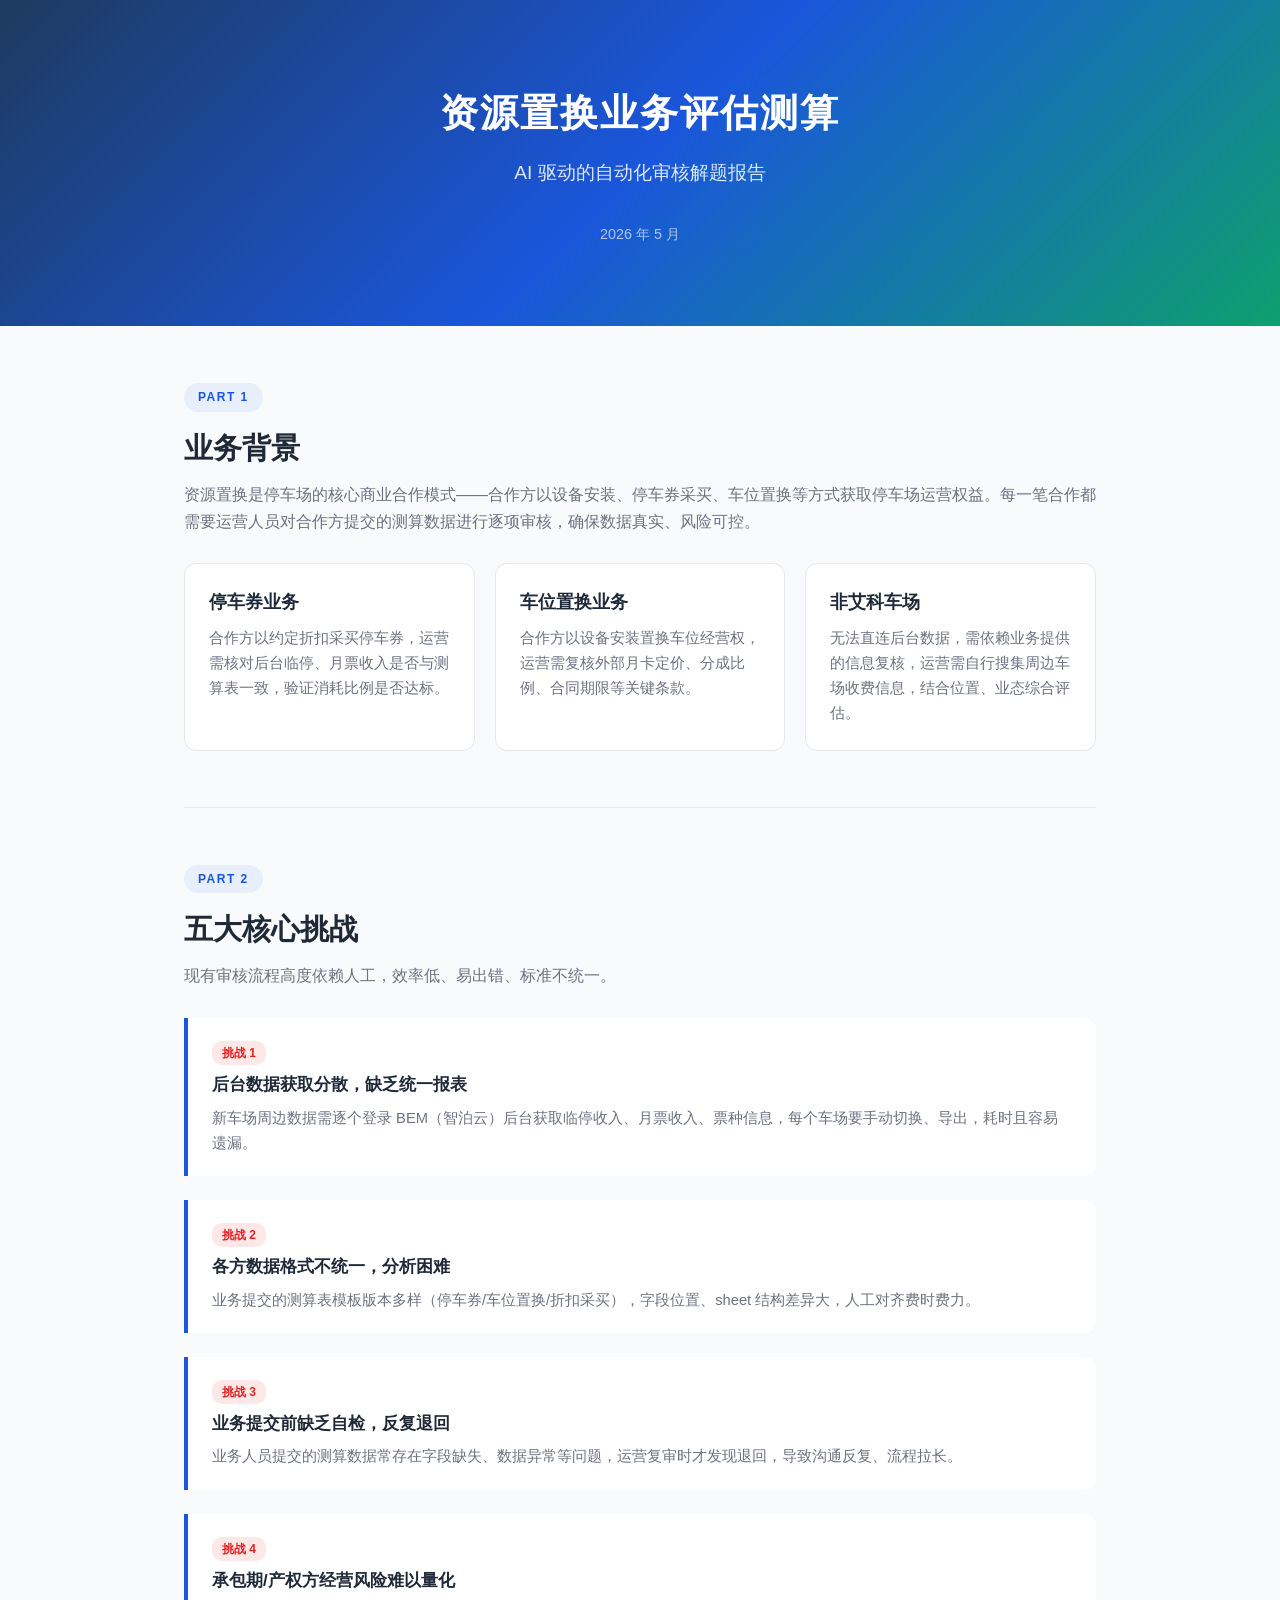
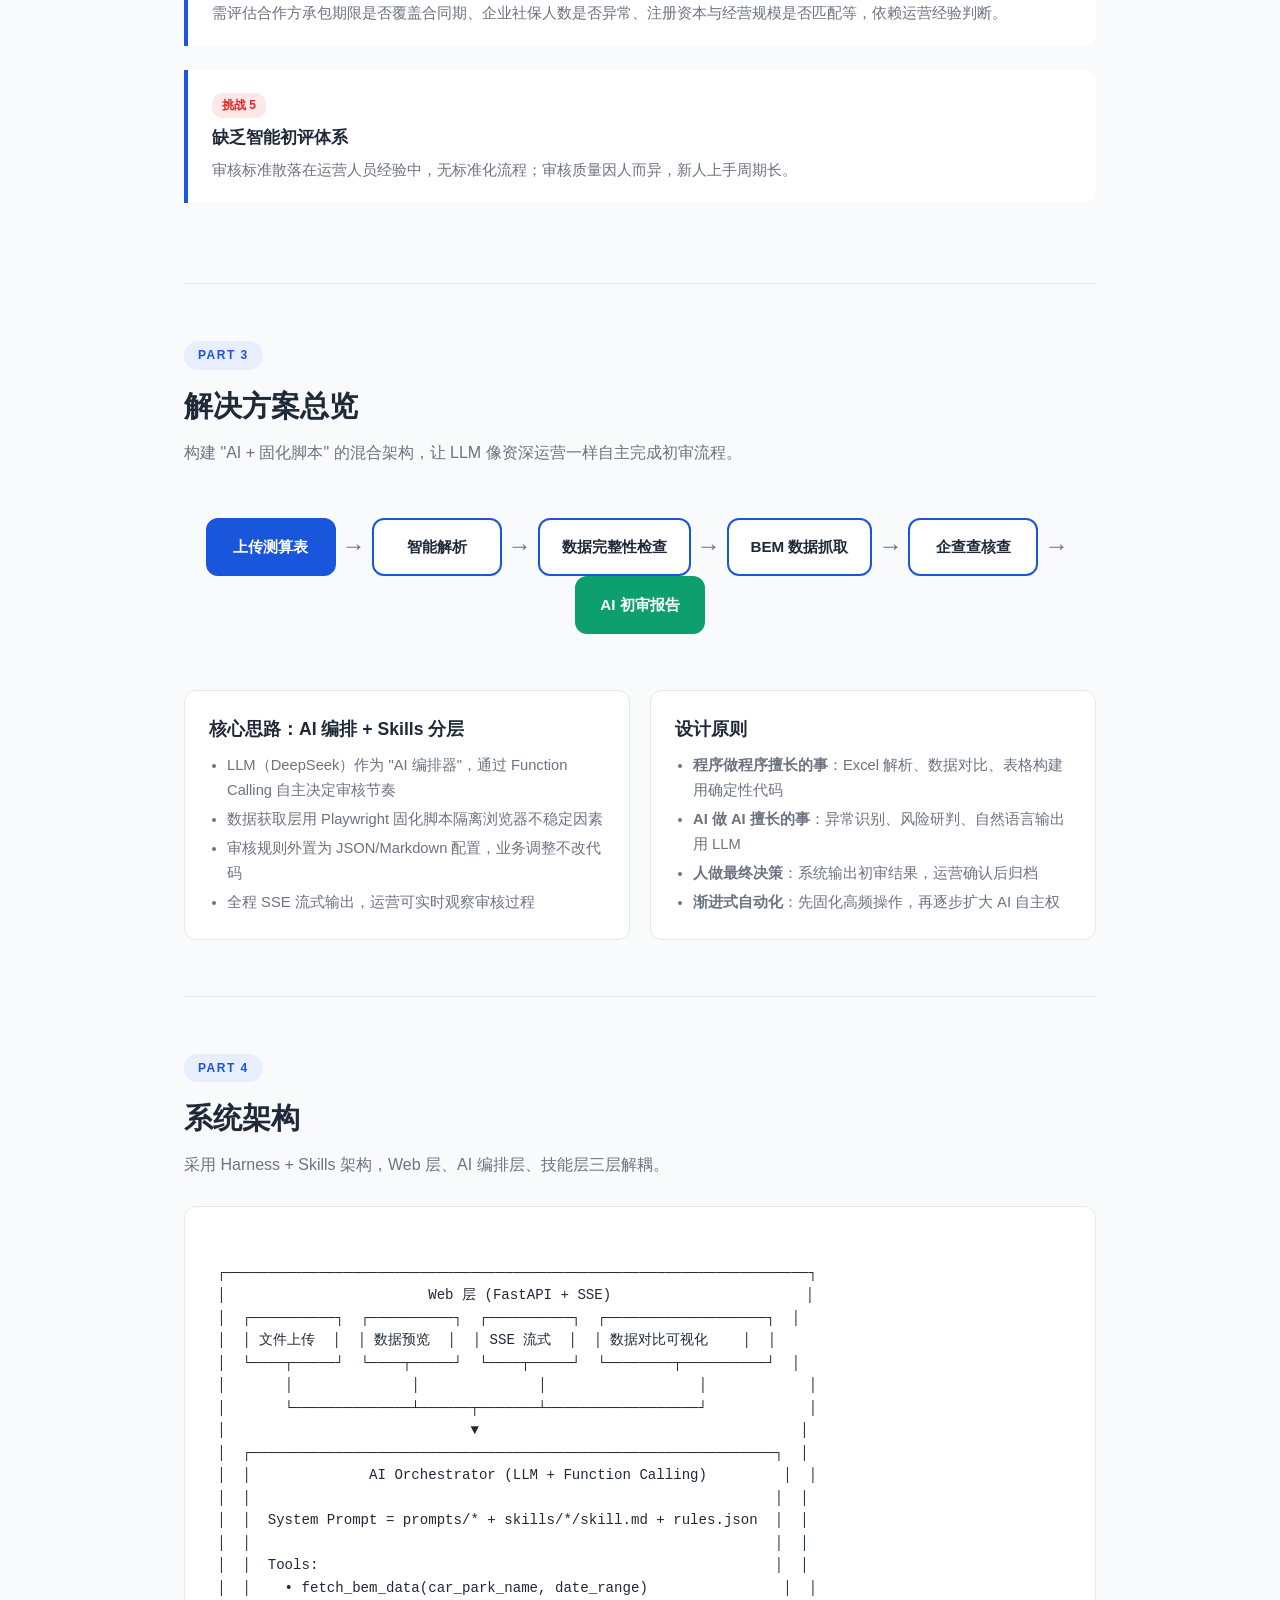
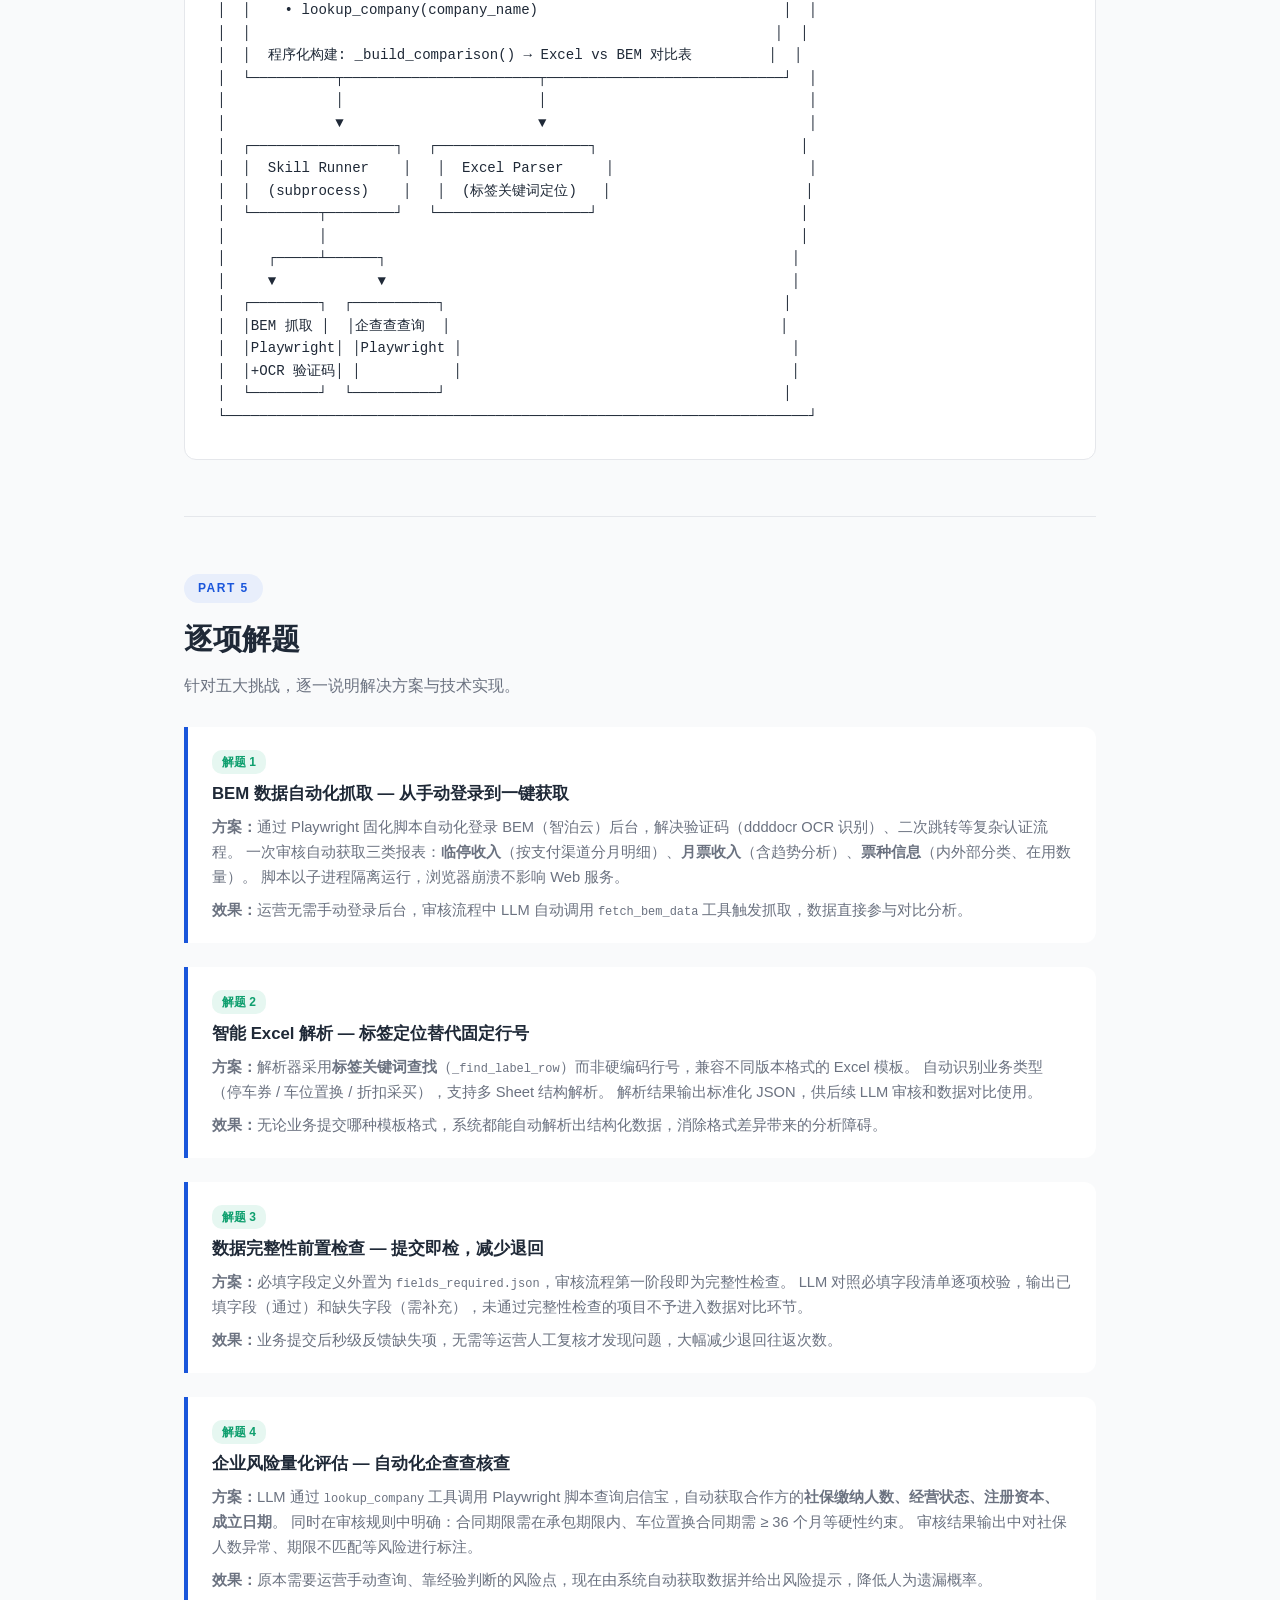
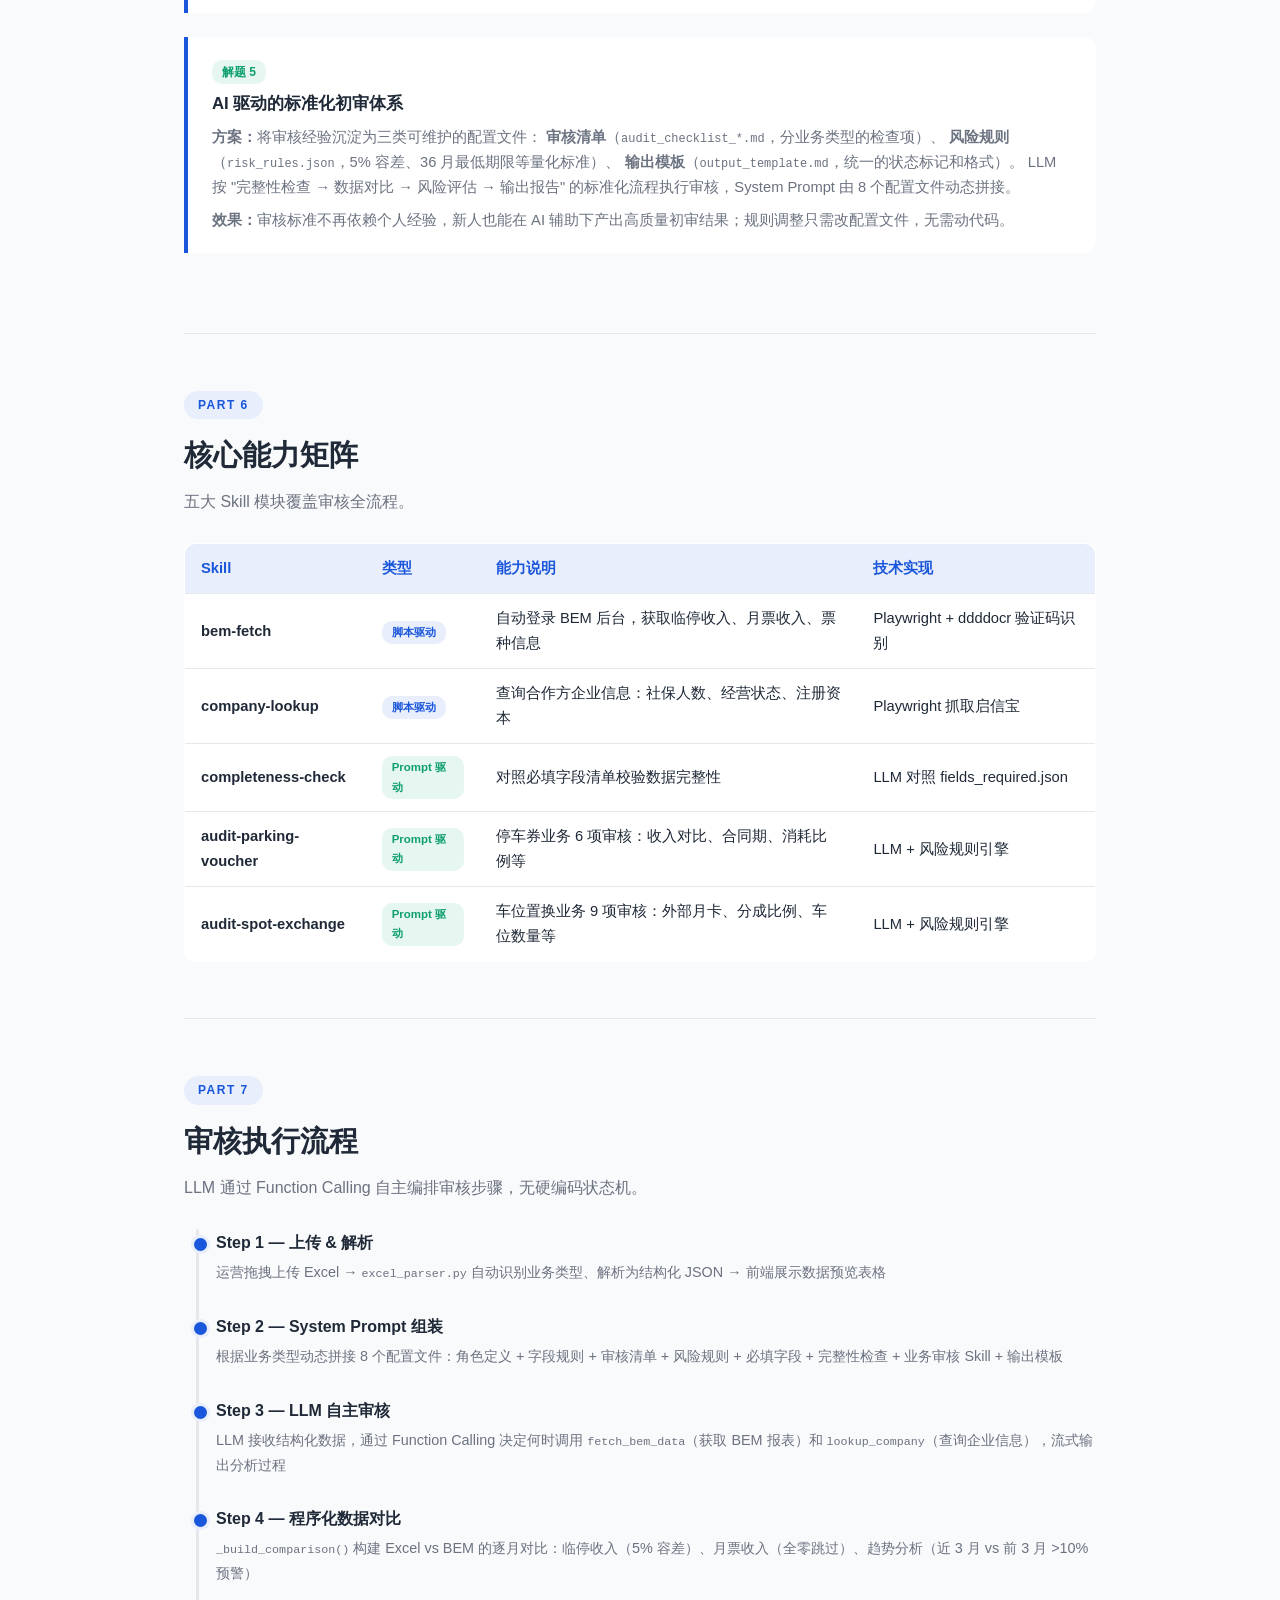
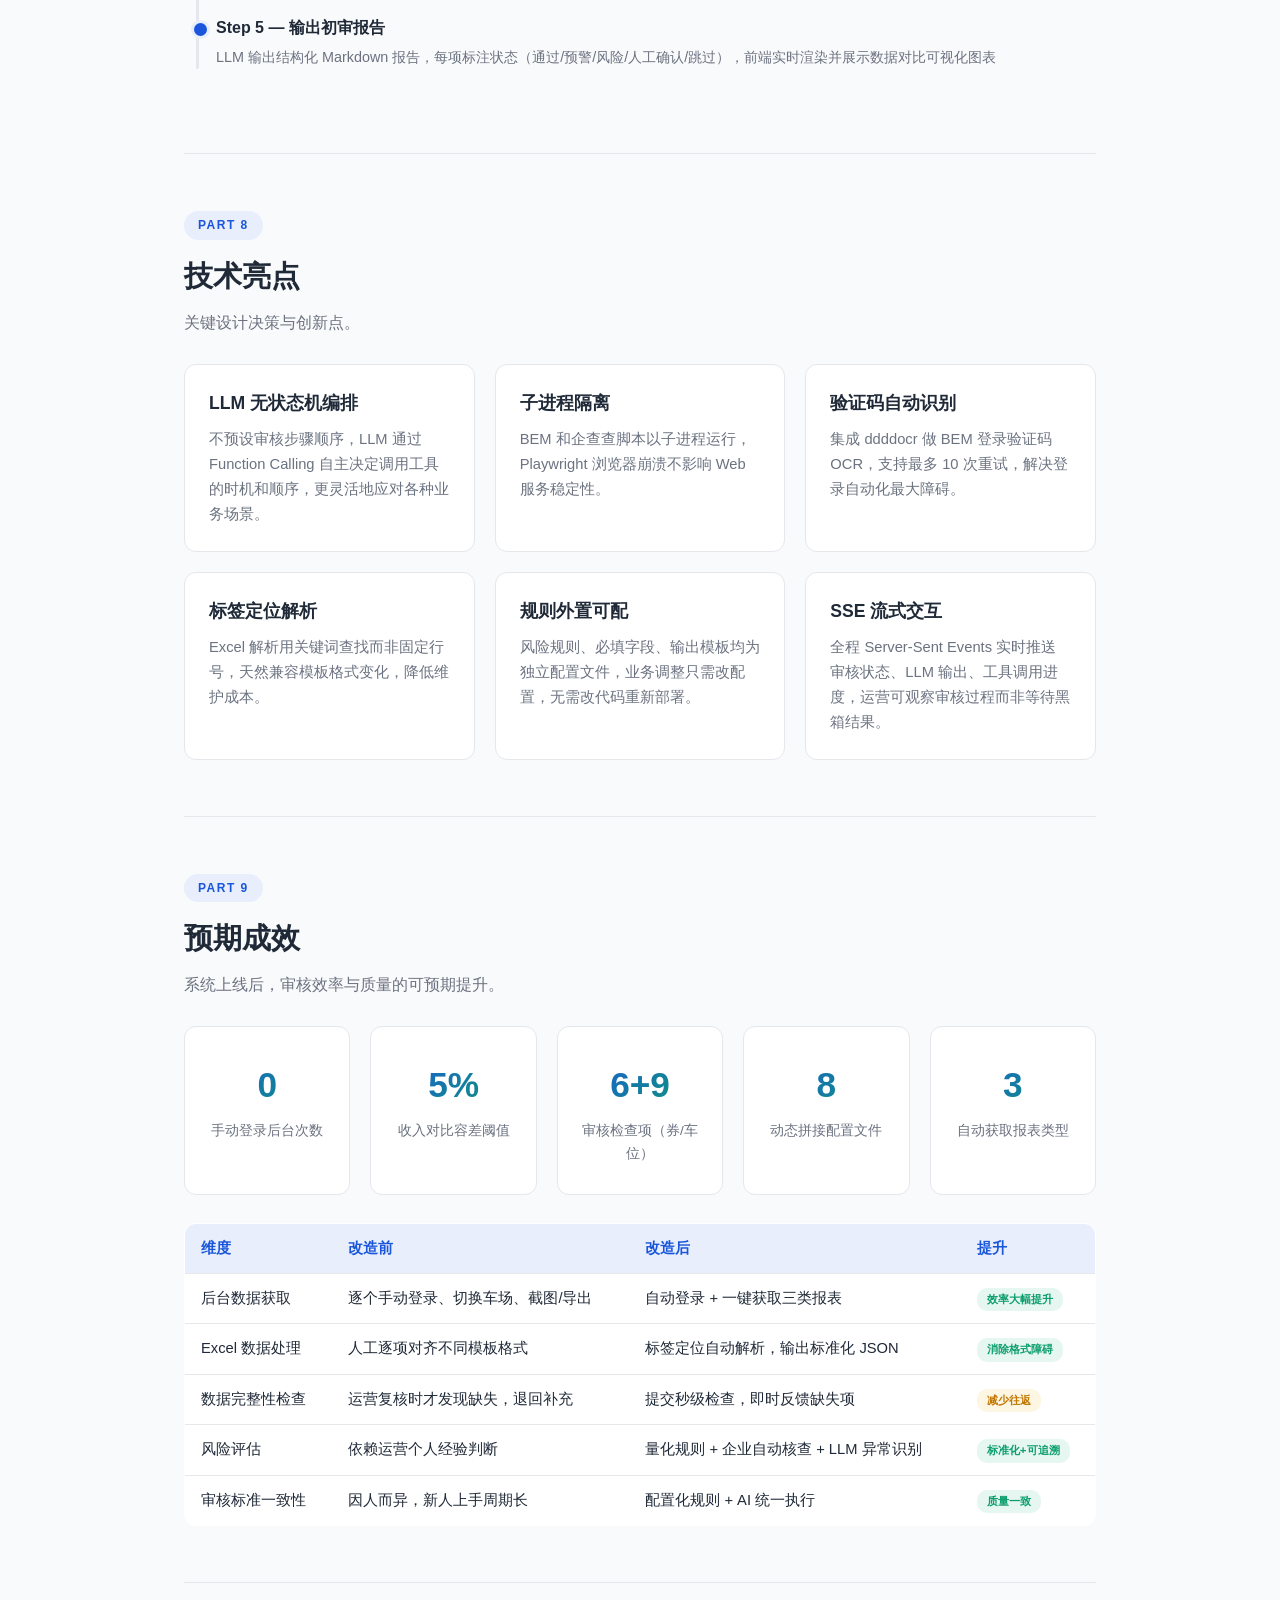
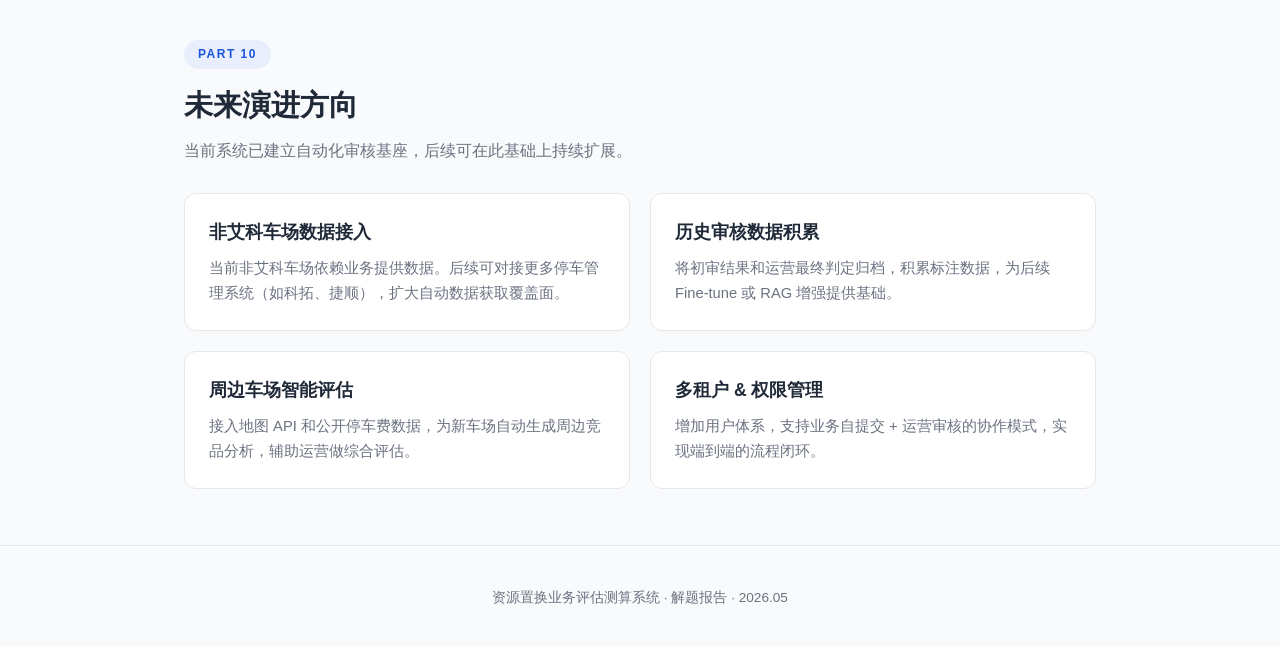
<file: doc/solution_report.html>
<!DOCTYPE html>
<html lang="zh-CN">
<head>
<meta charset="UTF-8">
<meta name="viewport" content="width=device-width, initial-scale=1.0">
<title>资源置换业务评估测算 — 解题报告</title>
<style>
  :root {
    --primary: #1a56db;
    --primary-light: #e8eefb;
    --accent: #0e9f6e;
    --accent-light: #e6f7f1;
    --warn: #c27803;
    --warn-light: #fdf6e3;
    --danger: #e02424;
    --text: #1f2937;
    --text-secondary: #6b7280;
    --border: #e5e7eb;
    --bg: #f9fafb;
    --card: #ffffff;
    --radius: 12px;
  }
  * { margin: 0; padding: 0; box-sizing: border-box; }
  body {
    font-family: -apple-system, BlinkMacSystemFont, "Segoe UI", "PingFang SC", "Hiragino Sans GB", "Microsoft YaHei", sans-serif;
    color: var(--text);
    background: var(--bg);
    line-height: 1.7;
  }

  /* ---- Cover ---- */
  .cover {
    background: linear-gradient(135deg, #1e3a5f 0%, #1a56db 50%, #0e9f6e 100%);
    color: #fff;
    padding: 80px 40px;
    text-align: center;
  }
  .cover h1 { font-size: 2.4em; font-weight: 700; letter-spacing: 2px; }
  .cover .subtitle { font-size: 1.2em; opacity: .85; margin-top: 12px; }
  .cover .meta { font-size: .9em; opacity: .65; margin-top: 32px; }

  /* ---- Container ---- */
  .container { max-width: 960px; margin: 0 auto; padding: 0 24px; }

  /* ---- Section ---- */
  .section { padding: 56px 0; }
  .section + .section { border-top: 1px solid var(--border); }
  .section-label {
    display: inline-block;
    font-size: .75em;
    font-weight: 600;
    text-transform: uppercase;
    letter-spacing: 1.5px;
    color: var(--primary);
    background: var(--primary-light);
    padding: 4px 14px;
    border-radius: 20px;
    margin-bottom: 12px;
  }
  .section h2 { font-size: 1.8em; margin-bottom: 8px; }
  .section .desc { color: var(--text-secondary); margin-bottom: 28px; }

  /* ---- Cards ---- */
  .card-grid { display: grid; gap: 20px; }
  .grid-2 { grid-template-columns: repeat(auto-fit, minmax(380px, 1fr)); }
  .grid-3 { grid-template-columns: repeat(auto-fit, minmax(270px, 1fr)); }
  .grid-5 { grid-template-columns: repeat(auto-fit, minmax(160px, 1fr)); }
  .card {
    background: var(--card);
    border: 1px solid var(--border);
    border-radius: var(--radius);
    padding: 24px;
    transition: box-shadow .2s;
  }
  .card:hover { box-shadow: 0 4px 20px rgba(0,0,0,.07); }
  .card h3 { font-size: 1.1em; margin-bottom: 8px; }
  .card p, .card li { font-size: .92em; color: var(--text-secondary); }
  .card ul { padding-left: 18px; margin-top: 6px; }
  .card ul li + li { margin-top: 4px; }

  /* ---- Stat card ---- */
  .stat-card {
    text-align: center;
    padding: 28px 16px;
  }
  .stat-card .num {
    font-size: 2.2em;
    font-weight: 700;
    background: linear-gradient(135deg, var(--primary), var(--accent));
    -webkit-background-clip: text;
    -webkit-text-fill-color: transparent;
  }
  .stat-card .label { font-size: .85em; color: var(--text-secondary); margin-top: 4px; }

  /* ---- Flow chart (CSS only) ---- */
  .flow {
    display: flex;
    align-items: center;
    justify-content: center;
    gap: 0;
    flex-wrap: wrap;
    padding: 24px 0;
  }
  .flow-node {
    background: var(--card);
    border: 2px solid var(--primary);
    border-radius: var(--radius);
    padding: 14px 22px;
    text-align: center;
    font-weight: 600;
    font-size: .95em;
    min-width: 130px;
  }
  .flow-node.highlight {
    background: var(--primary);
    color: #fff;
  }
  .flow-node.accent {
    border-color: var(--accent);
  }
  .flow-node.accent.highlight {
    background: var(--accent);
    color: #fff;
  }
  .flow-arrow {
    font-size: 1.5em;
    color: var(--text-secondary);
    margin: 0 6px;
  }

  /* ---- Architecture diagram ---- */
  .arch-box {
    background: var(--card);
    border: 1px solid var(--border);
    border-radius: var(--radius);
    padding: 32px;
    font-family: "SF Mono", "Fira Code", "Consolas", monospace;
    font-size: .88em;
    line-height: 1.6;
    overflow-x: auto;
    white-space: pre;
  }

  /* ---- Challenge / Solution pairs ---- */
  .problem-solution {
    border-left: 4px solid var(--primary);
    padding: 20px 24px;
    background: var(--card);
    border-radius: 0 var(--radius) var(--radius) 0;
    margin-bottom: 24px;
  }
  .problem-solution .tag {
    font-size: .75em;
    font-weight: 600;
    padding: 2px 10px;
    border-radius: 10px;
    display: inline-block;
    margin-bottom: 6px;
  }
  .tag-challenge { background: #fde8e8; color: var(--danger); }
  .tag-solution { background: var(--accent-light); color: var(--accent); }
  .problem-solution h3 { font-size: 1.05em; margin-bottom: 6px; }
  .problem-solution p { font-size: .92em; color: var(--text-secondary); }

  /* ---- Table ---- */
  .styled-table {
    width: 100%;
    border-collapse: collapse;
    font-size: .92em;
    background: var(--card);
    border-radius: var(--radius);
    overflow: hidden;
    border: 1px solid var(--border);
  }
  .styled-table thead { background: var(--primary-light); }
  .styled-table th {
    text-align: left;
    padding: 12px 16px;
    font-weight: 600;
    color: var(--primary);
  }
  .styled-table td {
    padding: 12px 16px;
    border-top: 1px solid var(--border);
  }
  .styled-table tbody tr:hover { background: #f3f4f6; }
  .badge {
    display: inline-block;
    font-size: .78em;
    font-weight: 600;
    padding: 2px 10px;
    border-radius: 10px;
  }
  .badge-blue { background: var(--primary-light); color: var(--primary); }
  .badge-green { background: var(--accent-light); color: var(--accent); }
  .badge-orange { background: var(--warn-light); color: var(--warn); }

  /* ---- Timeline ---- */
  .timeline { position: relative; padding-left: 32px; }
  .timeline::before {
    content: '';
    position: absolute;
    left: 12px; top: 0; bottom: 0;
    width: 3px;
    background: var(--border);
    border-radius: 3px;
  }
  .timeline-item { position: relative; margin-bottom: 28px; }
  .timeline-item::before {
    content: '';
    position: absolute;
    left: -25px; top: 6px;
    width: 13px; height: 13px;
    border-radius: 50%;
    background: var(--primary);
    border: 3px solid var(--primary-light);
  }
  .timeline-item h4 { font-size: 1em; }
  .timeline-item p { font-size: .9em; color: var(--text-secondary); margin-top: 4px; }

  /* ---- Footer ---- */
  .footer {
    text-align: center;
    padding: 40px;
    color: var(--text-secondary);
    font-size: .85em;
    border-top: 1px solid var(--border);
  }
</style>
</head>
<body>

<!-- ==================== COVER ==================== -->
<div class="cover">
  <h1>资源置换业务评估测算</h1>
  <div class="subtitle">AI 驱动的自动化审核解题报告</div>
  <div class="meta">2026 年 5 月</div>
</div>

<div class="container">

<!-- ==================== 1. 背景 ==================== -->
<div class="section">
  <div class="section-label">Part 1</div>
  <h2>业务背景</h2>
  <p class="desc">资源置换是停车场的核心商业合作模式——合作方以设备安装、停车券采买、车位置换等方式获取停车场运营权益。每一笔合作都需要运营人员对合作方提交的测算数据进行逐项审核，确保数据真实、风险可控。</p>

  <div class="card-grid grid-3" style="margin-top:20px">
    <div class="card">
      <h3>停车券业务</h3>
      <p>合作方以约定折扣采买停车券，运营需核对后台临停、月票收入是否与测算表一致，验证消耗比例是否达标。</p>
    </div>
    <div class="card">
      <h3>车位置换业务</h3>
      <p>合作方以设备安装置换车位经营权，运营需复核外部月卡定价、分成比例、合同期限等关键条款。</p>
    </div>
    <div class="card">
      <h3>非艾科车场</h3>
      <p>无法直连后台数据，需依赖业务提供的信息复核，运营需自行搜集周边车场收费信息，结合位置、业态综合评估。</p>
    </div>
  </div>
</div>

<!-- ==================== 2. 挑战 ==================== -->
<div class="section">
  <div class="section-label">Part 2</div>
  <h2>五大核心挑战</h2>
  <p class="desc">现有审核流程高度依赖人工，效率低、易出错、标准不统一。</p>

  <div style="margin-top:20px">
    <div class="problem-solution">
      <span class="tag tag-challenge">挑战 1</span>
      <h3>后台数据获取分散，缺乏统一报表</h3>
      <p>新车场周边数据需逐个登录 BEM（智泊云）后台获取临停收入、月票收入、票种信息，每个车场要手动切换、导出，耗时且容易遗漏。</p>
    </div>
    <div class="problem-solution">
      <span class="tag tag-challenge">挑战 2</span>
      <h3>各方数据格式不统一，分析困难</h3>
      <p>业务提交的测算表模板版本多样（停车券/车位置换/折扣采买），字段位置、sheet 结构差异大，人工对齐费时费力。</p>
    </div>
    <div class="problem-solution">
      <span class="tag tag-challenge">挑战 3</span>
      <h3>业务提交前缺乏自检，反复退回</h3>
      <p>业务人员提交的测算数据常存在字段缺失、数据异常等问题，运营复审时才发现退回，导致沟通反复、流程拉长。</p>
    </div>
    <div class="problem-solution">
      <span class="tag tag-challenge">挑战 4</span>
      <h3>承包期/产权方经营风险难以量化</h3>
      <p>需评估合作方承包期限是否覆盖合同期、企业社保人数是否异常、注册资本与经营规模是否匹配等，依赖运营经验判断。</p>
    </div>
    <div class="problem-solution">
      <span class="tag tag-challenge">挑战 5</span>
      <h3>缺乏智能初评体系</h3>
      <p>审核标准散落在运营人员经验中，无标准化流程；审核质量因人而异，新人上手周期长。</p>
    </div>
  </div>
</div>

<!-- ==================== 3. 解决方案 ==================== -->
<div class="section">
  <div class="section-label">Part 3</div>
  <h2>解决方案总览</h2>
  <p class="desc">构建 "AI + 固化脚本" 的混合架构，让 LLM 像资深运营一样自主完成初审流程。</p>

  <div class="flow" style="margin-top:20px">
    <div class="flow-node highlight">上传测算表</div>
    <span class="flow-arrow">→</span>
    <div class="flow-node">智能解析</div>
    <span class="flow-arrow">→</span>
    <div class="flow-node">数据完整性检查</div>
    <span class="flow-arrow">→</span>
    <div class="flow-node">BEM 数据抓取</div>
    <span class="flow-arrow">→</span>
    <div class="flow-node">企查查核查</div>
    <span class="flow-arrow">→</span>
    <div class="flow-node accent highlight">AI 初审报告</div>
  </div>

  <div class="card-grid grid-2" style="margin-top:32px">
    <div class="card">
      <h3>核心思路：AI 编排 + Skills 分层</h3>
      <ul>
        <li>LLM（DeepSeek）作为 "AI 编排器"，通过 Function Calling 自主决定审核节奏</li>
        <li>数据获取层用 Playwright 固化脚本隔离浏览器不稳定因素</li>
        <li>审核规则外置为 JSON/Markdown 配置，业务调整不改代码</li>
        <li>全程 SSE 流式输出，运营可实时观察审核过程</li>
      </ul>
    </div>
    <div class="card">
      <h3>设计原则</h3>
      <ul>
        <li><strong>程序做程序擅长的事</strong>：Excel 解析、数据对比、表格构建用确定性代码</li>
        <li><strong>AI 做 AI 擅长的事</strong>：异常识别、风险研判、自然语言输出用 LLM</li>
        <li><strong>人做最终决策</strong>：系统输出初审结果，运营确认后归档</li>
        <li><strong>渐进式自动化</strong>：先固化高频操作，再逐步扩大 AI 自主权</li>
      </ul>
    </div>
  </div>
</div>

<!-- ==================== 4. 架构 ==================== -->
<div class="section">
  <div class="section-label">Part 4</div>
  <h2>系统架构</h2>
  <p class="desc">采用 Harness + Skills 架构，Web 层、AI 编排层、技能层三层解耦。</p>

  <div class="arch-box" style="margin-top:20px">
┌─────────────────────────────────────────────────────────────────────┐
│                        Web 层 (FastAPI + SSE)                       │
│  ┌──────────┐  ┌──────────┐  ┌──────────┐  ┌───────────────────┐  │
│  │ 文件上传  │  │ 数据预览  │  │ SSE 流式  │  │ 数据对比可视化    │  │
│  └────┬─────┘  └────┬─────┘  └────┬─────┘  └────────┬──────────┘  │
│       │              │              │                  │            │
│       └──────────────┴──────┬───────┴──────────────────┘            │
│                             ▼                                      │
│  ┌──────────────────────────────────────────────────────────────┐  │
│  │              AI Orchestrator (LLM + Function Calling)         │  │
│  │                                                              │  │
│  │  System Prompt = prompts/* + skills/*/skill.md + rules.json  │  │
│  │                                                              │  │
│  │  Tools:                                                      │  │
│  │    • fetch_bem_data(car_park_name, date_range)                │  │
│  │    • lookup_company(company_name)                             │  │
│  │                                                              │  │
│  │  程序化构建: _build_comparison() → Excel vs BEM 对比表         │  │
│  └──────────┬───────────────────────┬────────────────────────────┘  │
│             │                       │                               │
│             ▼                       ▼                               │
│  ┌─────────────────┐   ┌──────────────────┐                        │
│  │  Skill Runner    │   │  Excel Parser     │                       │
│  │  (subprocess)    │   │  (标签关键词定位)   │                       │
│  └────────┬────────┘   └──────────────────┘                        │
│           │                                                        │
│     ┌─────┴──────┐                                                │
│     ▼            ▼                                                │
│  ┌────────┐  ┌──────────┐                                        │
│  │BEM 抓取 │  │企查查查询  │                                       │
│  │Playwright│ │Playwright │                                       │
│  │+OCR 验证码│ │           │                                       │
│  └────────┘  └──────────┘                                        │
└─────────────────────────────────────────────────────────────────────┘</div>
</div>

<!-- ==================== 5. 逐项解题 ==================== -->
<div class="section">
  <div class="section-label">Part 5</div>
  <h2>逐项解题</h2>
  <p class="desc">针对五大挑战，逐一说明解决方案与技术实现。</p>

  <div style="margin-top:24px">

    <!-- 挑战 1 -->
    <div class="problem-solution">
      <span class="tag tag-solution">解题 1</span>
      <h3>BEM 数据自动化抓取 — 从手动登录到一键获取</h3>
      <p>
        <strong>方案：</strong>通过 Playwright 固化脚本自动化登录 BEM（智泊云）后台，解决验证码（ddddocr OCR 识别）、二次跳转等复杂认证流程。
        一次审核自动获取三类报表：<strong>临停收入</strong>（按支付渠道分月明细）、<strong>月票收入</strong>（含趋势分析）、<strong>票种信息</strong>（内外部分类、在用数量）。
        脚本以子进程隔离运行，浏览器崩溃不影响 Web 服务。
      </p>
      <p style="margin-top:8px">
        <strong>效果：</strong>运营无需手动登录后台，审核流程中 LLM 自动调用 <code>fetch_bem_data</code> 工具触发抓取，数据直接参与对比分析。
      </p>
    </div>

    <!-- 挑战 2 -->
    <div class="problem-solution">
      <span class="tag tag-solution">解题 2</span>
      <h3>智能 Excel 解析 — 标签定位替代固定行号</h3>
      <p>
        <strong>方案：</strong>解析器采用<strong>标签关键词查找</strong>（<code>_find_label_row</code>）而非硬编码行号，兼容不同版本格式的 Excel 模板。
        自动识别业务类型（停车券 / 车位置换 / 折扣采买），支持多 Sheet 结构解析。
        解析结果输出标准化 JSON，供后续 LLM 审核和数据对比使用。
      </p>
      <p style="margin-top:8px">
        <strong>效果：</strong>无论业务提交哪种模板格式，系统都能自动解析出结构化数据，消除格式差异带来的分析障碍。
      </p>
    </div>

    <!-- 挑战 3 -->
    <div class="problem-solution">
      <span class="tag tag-solution">解题 3</span>
      <h3>数据完整性前置检查 — 提交即检，减少退回</h3>
      <p>
        <strong>方案：</strong>必填字段定义外置为 <code>fields_required.json</code>，审核流程第一阶段即为完整性检查。
        LLM 对照必填字段清单逐项校验，输出已填字段（通过）和缺失字段（需补充），未通过完整性检查的项目不予进入数据对比环节。
      </p>
      <p style="margin-top:8px">
        <strong>效果：</strong>业务提交后秒级反馈缺失项，无需等运营人工复核才发现问题，大幅减少退回往返次数。
      </p>
    </div>

    <!-- 挑战 4 -->
    <div class="problem-solution">
      <span class="tag tag-solution">解题 4</span>
      <h3>企业风险量化评估 — 自动化企查查核查</h3>
      <p>
        <strong>方案：</strong>LLM 通过 <code>lookup_company</code> 工具调用 Playwright 脚本查询启信宝，自动获取合作方的<strong>社保缴纳人数、经营状态、注册资本、成立日期</strong>。
        同时在审核规则中明确：合同期限需在承包期限内、车位置换合同期需 ≥ 36 个月等硬性约束。
        审核结果输出中对社保人数异常、期限不匹配等风险进行标注。
      </p>
      <p style="margin-top:8px">
        <strong>效果：</strong>原本需要运营手动查询、靠经验判断的风险点，现在由系统自动获取数据并给出风险提示，降低人为遗漏概率。
      </p>
    </div>

    <!-- 挑战 5 -->
    <div class="problem-solution">
      <span class="tag tag-solution">解题 5</span>
      <h3>AI 驱动的标准化初审体系</h3>
      <p>
        <strong>方案：</strong>将审核经验沉淀为三类可维护的配置文件：
        <strong>审核清单</strong>（<code>audit_checklist_*.md</code>，分业务类型的检查项）、
        <strong>风险规则</strong>（<code>risk_rules.json</code>，5% 容差、36 月最低期限等量化标准）、
        <strong>输出模板</strong>（<code>output_template.md</code>，统一的状态标记和格式）。
        LLM 按 "完整性检查 → 数据对比 → 风险评估 → 输出报告" 的标准化流程执行审核，System Prompt 由 8 个配置文件动态拼接。
      </p>
      <p style="margin-top:8px">
        <strong>效果：</strong>审核标准不再依赖个人经验，新人也能在 AI 辅助下产出高质量初审结果；规则调整只需改配置文件，无需动代码。
      </p>
    </div>
  </div>
</div>

<!-- ==================== 6. 核心能力 ==================== -->
<div class="section">
  <div class="section-label">Part 6</div>
  <h2>核心能力矩阵</h2>
  <p class="desc">五大 Skill 模块覆盖审核全流程。</p>

  <table class="styled-table" style="margin-top:20px">
    <thead>
      <tr>
        <th>Skill</th>
        <th>类型</th>
        <th>能力说明</th>
        <th>技术实现</th>
      </tr>
    </thead>
    <tbody>
      <tr>
        <td><strong>bem-fetch</strong></td>
        <td><span class="badge badge-blue">脚本驱动</span></td>
        <td>自动登录 BEM 后台，获取临停收入、月票收入、票种信息</td>
        <td>Playwright + ddddocr 验证码识别</td>
      </tr>
      <tr>
        <td><strong>company-lookup</strong></td>
        <td><span class="badge badge-blue">脚本驱动</span></td>
        <td>查询合作方企业信息：社保人数、经营状态、注册资本</td>
        <td>Playwright 抓取启信宝</td>
      </tr>
      <tr>
        <td><strong>completeness-check</strong></td>
        <td><span class="badge badge-green">Prompt 驱动</span></td>
        <td>对照必填字段清单校验数据完整性</td>
        <td>LLM 对照 fields_required.json</td>
      </tr>
      <tr>
        <td><strong>audit-parking-voucher</strong></td>
        <td><span class="badge badge-green">Prompt 驱动</span></td>
        <td>停车券业务 6 项审核：收入对比、合同期、消耗比例等</td>
        <td>LLM + 风险规则引擎</td>
      </tr>
      <tr>
        <td><strong>audit-spot-exchange</strong></td>
        <td><span class="badge badge-green">Prompt 驱动</span></td>
        <td>车位置换业务 9 项审核：外部月卡、分成比例、车位数量等</td>
        <td>LLM + 风险规则引擎</td>
      </tr>
    </tbody>
  </table>
</div>

<!-- ==================== 7. 审核流程 ==================== -->
<div class="section">
  <div class="section-label">Part 7</div>
  <h2>审核执行流程</h2>
  <p class="desc">LLM 通过 Function Calling 自主编排审核步骤，无硬编码状态机。</p>

  <div class="timeline" style="margin-top:24px">
    <div class="timeline-item">
      <h4>Step 1 — 上传 & 解析</h4>
      <p>运营拖拽上传 Excel → <code>excel_parser.py</code> 自动识别业务类型、解析为结构化 JSON → 前端展示数据预览表格</p>
    </div>
    <div class="timeline-item">
      <h4>Step 2 — System Prompt 组装</h4>
      <p>根据业务类型动态拼接 8 个配置文件：角色定义 + 字段规则 + 审核清单 + 风险规则 + 必填字段 + 完整性检查 + 业务审核 Skill + 输出模板</p>
    </div>
    <div class="timeline-item">
      <h4>Step 3 — LLM 自主审核</h4>
      <p>LLM 接收结构化数据，通过 Function Calling 决定何时调用 <code>fetch_bem_data</code>（获取 BEM 报表）和 <code>lookup_company</code>（查询企业信息），流式输出分析过程</p>
    </div>
    <div class="timeline-item">
      <h4>Step 4 — 程序化数据对比</h4>
      <p><code>_build_comparison()</code> 构建 Excel vs BEM 的逐月对比：临停收入（5% 容差）、月票收入（全零跳过）、趋势分析（近 3 月 vs 前 3 月 >10% 预警）</p>
    </div>
    <div class="timeline-item">
      <h4>Step 5 — 输出初审报告</h4>
      <p>LLM 输出结构化 Markdown 报告，每项标注状态（通过/预警/风险/人工确认/跳过），前端实时渲染并展示数据对比可视化图表</p>
    </div>
  </div>
</div>

<!-- ==================== 8. 技术亮点 ==================== -->
<div class="section">
  <div class="section-label">Part 8</div>
  <h2>技术亮点</h2>
  <p class="desc">关键设计决策与创新点。</p>

  <div class="card-grid grid-3" style="margin-top:20px">
    <div class="card">
      <h3>LLM 无状态机编排</h3>
      <p>不预设审核步骤顺序，LLM 通过 Function Calling 自主决定调用工具的时机和顺序，更灵活地应对各种业务场景。</p>
    </div>
    <div class="card">
      <h3>子进程隔离</h3>
      <p>BEM 和企查查脚本以子进程运行，Playwright 浏览器崩溃不影响 Web 服务稳定性。</p>
    </div>
    <div class="card">
      <h3>验证码自动识别</h3>
      <p>集成 ddddocr 做 BEM 登录验证码 OCR，支持最多 10 次重试，解决登录自动化最大障碍。</p>
    </div>
    <div class="card">
      <h3>标签定位解析</h3>
      <p>Excel 解析用关键词查找而非固定行号，天然兼容模板格式变化，降低维护成本。</p>
    </div>
    <div class="card">
      <h3>规则外置可配</h3>
      <p>风险规则、必填字段、输出模板均为独立配置文件，业务调整只需改配置，无需改代码重新部署。</p>
    </div>
    <div class="card">
      <h3>SSE 流式交互</h3>
      <p>全程 Server-Sent Events 实时推送审核状态、LLM 输出、工具调用进度，运营可观察审核过程而非等待黑箱结果。</p>
    </div>
  </div>
</div>

<!-- ==================== 9. 量化成果 ==================== -->
<div class="section">
  <div class="section-label">Part 9</div>
  <h2>预期成效</h2>
  <p class="desc">系统上线后，审核效率与质量的可预期提升。</p>

  <div class="card-grid grid-5" style="margin-top:20px">
    <div class="card stat-card">
      <div class="num">0</div>
      <div class="label">手动登录后台次数</div>
    </div>
    <div class="card stat-card">
      <div class="num">5%</div>
      <div class="label">收入对比容差阈值</div>
    </div>
    <div class="card stat-card">
      <div class="num">6+9</div>
      <div class="label">审核检查项（券/车位）</div>
    </div>
    <div class="card stat-card">
      <div class="num">8</div>
      <div class="label">动态拼接配置文件</div>
    </div>
    <div class="card stat-card">
      <div class="num">3</div>
      <div class="label">自动获取报表类型</div>
    </div>
  </div>

  <table class="styled-table" style="margin-top:28px">
    <thead>
      <tr>
        <th>维度</th>
        <th>改造前</th>
        <th>改造后</th>
        <th>提升</th>
      </tr>
    </thead>
    <tbody>
      <tr>
        <td>后台数据获取</td>
        <td>逐个手动登录、切换车场、截图/导出</td>
        <td>自动登录 + 一键获取三类报表</td>
        <td><span class="badge badge-green">效率大幅提升</span></td>
      </tr>
      <tr>
        <td>Excel 数据处理</td>
        <td>人工逐项对齐不同模板格式</td>
        <td>标签定位自动解析，输出标准化 JSON</td>
        <td><span class="badge badge-green">消除格式障碍</span></td>
      </tr>
      <tr>
        <td>数据完整性检查</td>
        <td>运营复核时才发现缺失，退回补充</td>
        <td>提交秒级检查，即时反馈缺失项</td>
        <td><span class="badge badge-orange">减少往返</span></td>
      </tr>
      <tr>
        <td>风险评估</td>
        <td>依赖运营个人经验判断</td>
        <td>量化规则 + 企业自动核查 + LLM 异常识别</td>
        <td><span class="badge badge-green">标准化+可追溯</span></td>
      </tr>
      <tr>
        <td>审核标准一致性</td>
        <td>因人而异，新人上手周期长</td>
        <td>配置化规则 + AI 统一执行</td>
        <td><span class="badge badge-green">质量一致</span></td>
      </tr>
    </tbody>
  </table>
</div>

<!-- ==================== 10. 未来展望 ==================== -->
<div class="section">
  <div class="section-label">Part 10</div>
  <h2>未来演进方向</h2>
  <p class="desc">当前系统已建立自动化审核基座，后续可在此基础上持续扩展。</p>

  <div class="card-grid grid-2" style="margin-top:20px">
    <div class="card">
      <h3>非艾科车场数据接入</h3>
      <p>当前非艾科车场依赖业务提供数据。后续可对接更多停车管理系统（如科拓、捷顺），扩大自动数据获取覆盖面。</p>
    </div>
    <div class="card">
      <h3>历史审核数据积累</h3>
      <p>将初审结果和运营最终判定归档，积累标注数据，为后续 Fine-tune 或 RAG 增强提供基础。</p>
    </div>
    <div class="card">
      <h3>周边车场智能评估</h3>
      <p>接入地图 API 和公开停车费数据，为新车场自动生成周边竞品分析，辅助运营做综合评估。</p>
    </div>
    <div class="card">
      <h3>多租户 & 权限管理</h3>
      <p>增加用户体系，支持业务自提交 + 运营审核的协作模式，实现端到端的流程闭环。</p>
    </div>
  </div>
</div>

</div>

<!-- ==================== Footer ==================== -->
<div class="footer">
  资源置换业务评估测算系统 · 解题报告 · 2026.05
</div>

</body>
</html>
</file>
